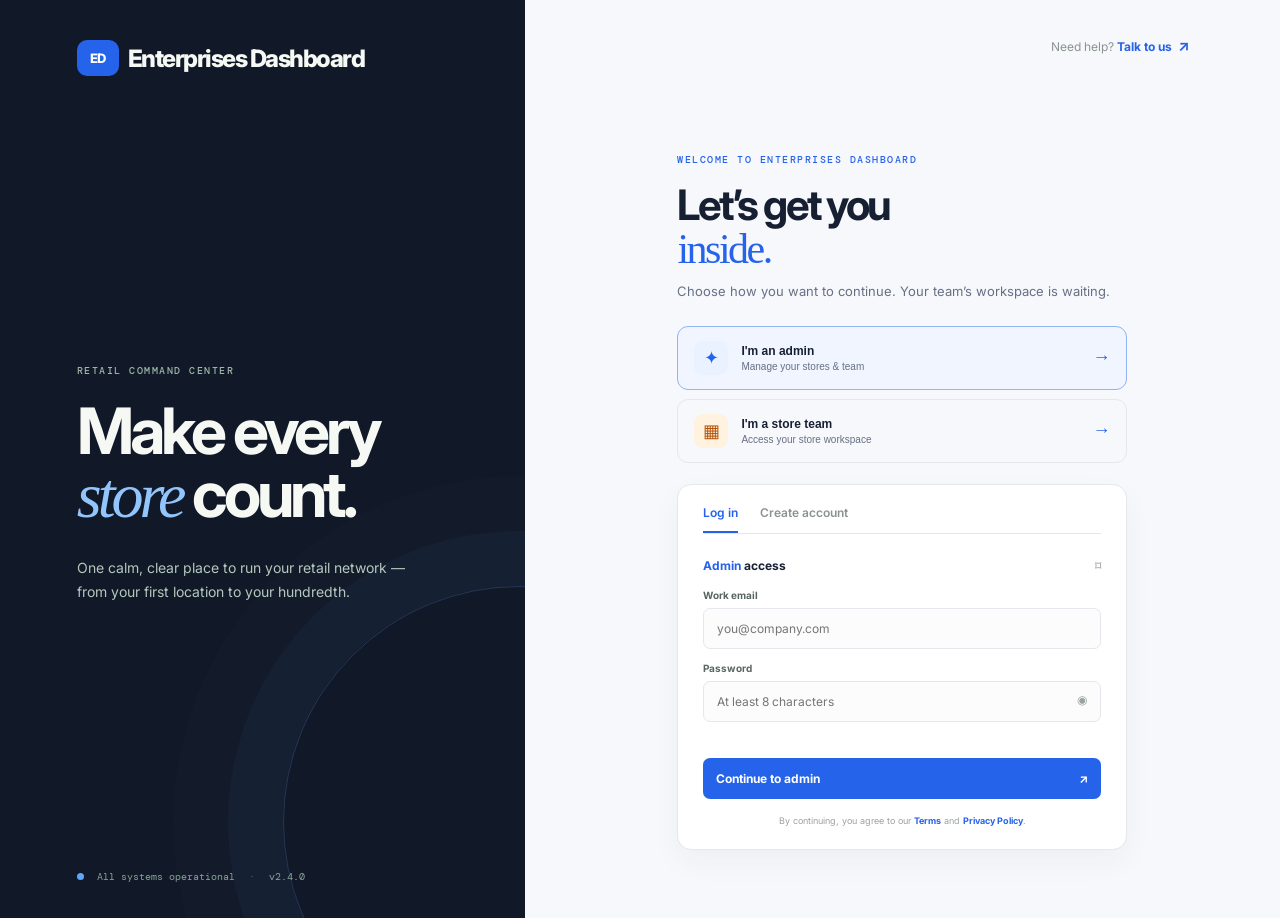
<file: index.html>
<!DOCTYPE html>
<html lang="en">
<head>
  <meta charset="UTF-8" />
  <meta name="viewport" content="width=device-width, initial-scale=1.0" />
  <title>Enterprises Dashboard · Retail operations, made simple</title>
  <link rel="preconnect" href="https://fonts.googleapis.com">
  <link rel="preconnect" href="https://fonts.gstatic.com" crossorigin>
  <link href="https://fonts.googleapis.com/css2?family=DM+Mono:wght@400;500&family=Inter:wght@400;500;600;700;800&display=swap" rel="stylesheet">
  <link rel="stylesheet" href="styles.css?v=17" />
  <link rel="manifest" href="manifest.webmanifest" />
  <meta name="theme-color" content="#2563eb" />
</head>
<body>
  <div class="app-shell">
    <aside class="brand-panel">
      <div class="brand"><span class="brand-mark">ED</span><span>Enterprises Dashboard</span></div>
      <div class="brand-copy">
        <span class="eyebrow">RETAIL COMMAND CENTER</span>
        <h1>Make every<br><em>store</em> count.</h1>
        <p>One calm, clear place to run your retail network — from your first location to your hundredth.</p>
      </div>
      <div class="brand-footer"><span class="status-dot"></span> All systems operational <span class="footer-separator">·</span> v2.4.0</div>
    </aside>

    <main class="main-panel">
      <div class="topbar"><div class="mobile-brand"><span class="brand-mark">ED</span> Enterprises Dashboard</div><div class="help">Need help? <a href="mailto:hello@enterprises.app">Talk to us <span>↗</span></a></div></div>
      <section id="auth-view" class="view">
        <div class="auth-wrap">
          <div class="intro">
            <span class="eyebrow accent">WELCOME TO ENTERPRISES DASHBOARD</span>
            <h2>Let’s get you<br><span>inside.</span></h2>
            <p>Choose how you want to continue. Your team’s workspace is waiting.</p>
          </div>
          <div class="role-grid">
            <button class="role-card selected" data-role="admin" type="button">
              <span class="role-icon admin-icon">✦</span><span class="role-text"><strong>I'm an admin</strong><small>Manage your stores & team</small></span><span class="arrow">→</span>
            </button>
            <button class="role-card" data-role="store" type="button">
              <span class="role-icon store-icon">▦</span><span class="role-text"><strong>I'm a store team</strong><small>Access your store workspace</small></span><span class="arrow">→</span>
            </button>
          </div>
          <div class="auth-card">
            <div class="auth-tabs"><button class="tab active" data-auth="login" type="button">Log in</button><button class="tab" data-auth="signup" type="button">Create account</button></div>
            <div class="form-heading"><span class="selected-role-label">Admin</span> access <span class="lock">⌑</span></div>
            <form id="auth-form" novalidate>
              <div id="name-field" class="field hidden"><label for="name">Your name</label><input id="name" type="text" placeholder="e.g. Alex Morgan" autocomplete="name"></div>
              <div class="field"><label for="email">Work email</label><input id="email" type="email" placeholder="you@company.com" autocomplete="email" required></div>
              <div class="field"><label for="password">Password</label><div class="password-wrap"><input id="password" type="password" placeholder="At least 8 characters" autocomplete="current-password" required><button type="button" id="toggle-password" aria-label="Show password">◉</button></div></div>
              <div id="confirm-field" class="field hidden"><label for="confirm">Confirm password</label><input id="confirm" type="password" placeholder="Repeat your password"></div>
              <div id="form-error" class="form-error" role="alert"></div>
              <button class="primary-button" type="submit"><span id="submit-label">Continue to admin</span><span>↗</span></button>
            </form>
            <p class="terms">By continuing, you agree to our <a href="#">Terms</a> and <a href="#">Privacy Policy</a>.</p>
          </div>
          <p class="switch-note" id="switch-note"></p>
        </div>
      </section>

      <section id="dashboard-view" class="view hidden"></section>
    </main>
  </div>
  <div id="toast" class="toast"></div>
  <script src="app.js?v=17"></script>
  <script>
    if ('serviceWorker' in navigator) {
      window.addEventListener('load', function () {
        navigator.serviceWorker.register('./sw.js').catch(function () {});
      });
    }
  </script>
</body>
</html>
</file>
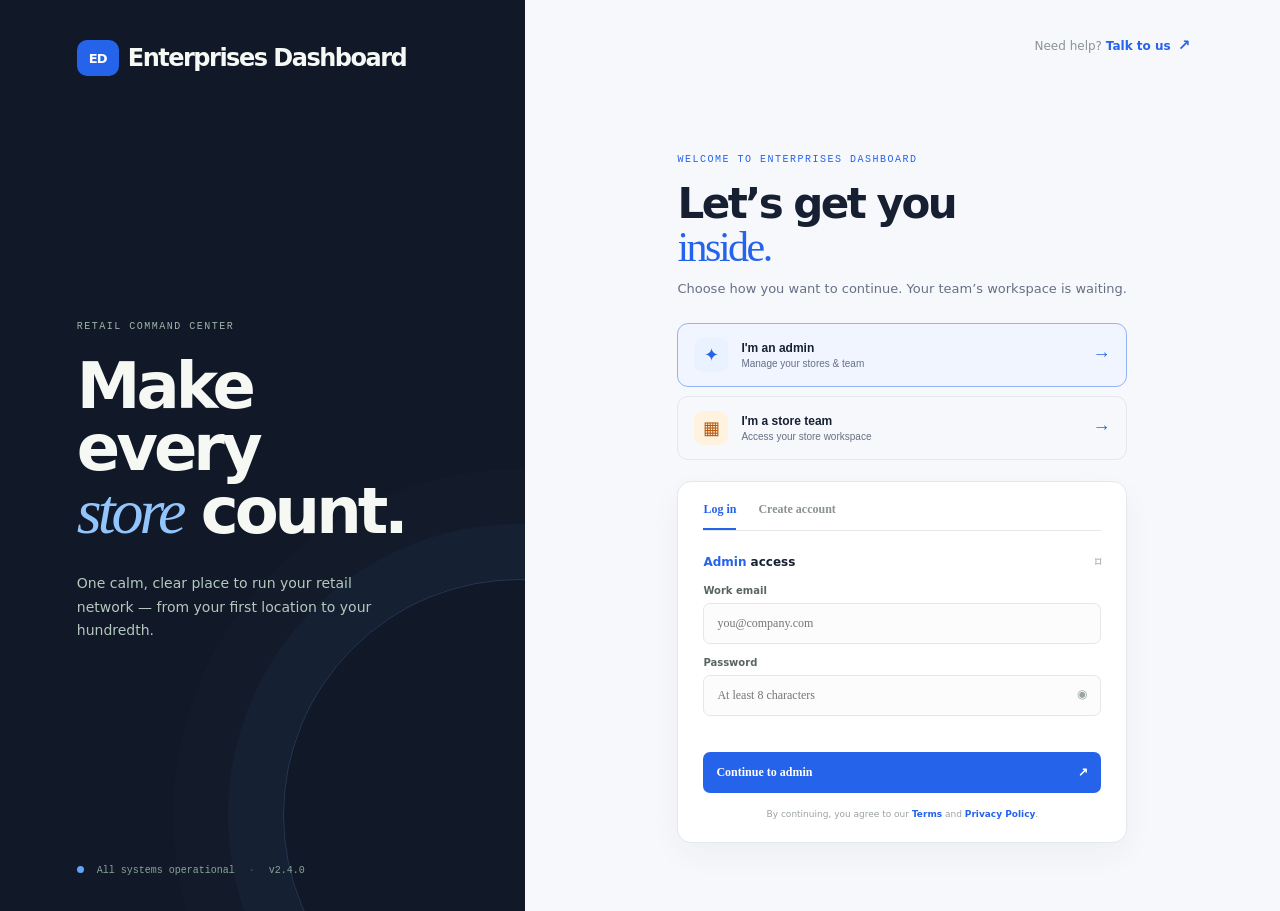
<file: android/app/src/main/assets/www/index.html>
<!DOCTYPE html>
<html lang="en">
<head>
  <meta charset="UTF-8" />
  <meta name="viewport" content="width=device-width, initial-scale=1.0" />
  <title>Enterprises Dashboard</title>
  <link rel="stylesheet" href="styles.css" />
</head>
<body>
  <div class="app-shell">
    <aside class="brand-panel">
      <div class="brand"><span class="brand-mark">ED</span><span>Enterprises Dashboard</span></div>
      <div class="brand-copy">
        <span class="eyebrow">RETAIL COMMAND CENTER</span>
        <h1>Make every<br><em>store</em> count.</h1>
        <p>One calm, clear place to run your retail network — from your first location to your hundredth.</p>
      </div>
      <div class="brand-footer"><span class="status-dot"></span> All systems operational <span class="footer-separator">·</span> v2.4.0</div>
    </aside>
    <main class="main-panel">
      <div class="topbar"><div class="mobile-brand"><span class="brand-mark">ED</span> Enterprises Dashboard</div><div class="help">Need help? <a href="mailto:hello@enterprises.app">Talk to us <span>↗</span></a></div></div>
      <section id="auth-view" class="view">
        <div class="auth-wrap">
          <div class="intro">
            <span class="eyebrow accent">WELCOME TO ENTERPRISES DASHBOARD</span>
            <h2>Let’s get you<br><span>inside.</span></h2>
            <p>Choose how you want to continue. Your team’s workspace is waiting.</p>
          </div>
          <div class="role-grid">
            <button class="role-card selected" data-role="admin" type="button">
              <span class="role-icon admin-icon">✦</span><span class="role-text"><strong>I'm an admin</strong><small>Manage your stores & team</small></span><span class="arrow">→</span>
            </button>
            <button class="role-card" data-role="store" type="button">
              <span class="role-icon store-icon">▦</span><span class="role-text"><strong>I'm a store team</strong><small>Access your store workspace</small></span><span class="arrow">→</span>
            </button>
          </div>
          <div class="auth-card">
            <div class="auth-tabs"><button class="tab active" data-auth="login" type="button">Log in</button><button class="tab" data-auth="signup" type="button">Create account</button></div>
            <div class="form-heading"><span class="selected-role-label">Admin</span> access <span class="lock">⌑</span></div>
            <form id="auth-form" novalidate>
              <div id="name-field" class="field hidden"><label for="name">Your name</label><input id="name" type="text" placeholder="e.g. Alex Morgan" autocomplete="name"></div>
              <div class="field"><label for="email">Work email</label><input id="email" type="email" placeholder="you@company.com" autocomplete="email" required></div>
              <div class="field"><label for="password">Password</label><div class="password-wrap"><input id="password" type="password" placeholder="At least 8 characters" autocomplete="current-password" required><button type="button" id="toggle-password" aria-label="Show password">◉</button></div></div>
              <div id="confirm-field" class="field hidden"><label for="confirm">Confirm password</label><input id="confirm" type="password" placeholder="Repeat your password"></div>
              <div id="form-error" class="form-error" role="alert"></div>
              <button class="primary-button" type="submit"><span id="submit-label">Continue to admin</span><span>↗</span></button>
            </form>
            <p class="terms">By continuing, you agree to our <a href="#">Terms</a> and <a href="#">Privacy Policy</a>.</p>
          </div>
          <p class="switch-note" id="switch-note"></p>
        </div>
      </section>
      <section id="dashboard-view" class="view hidden"></section>
    </main>
  </div>
  <div id="toast" class="toast"></div>
  <script src="app.js"></script>
</body>
</html>
</file>
<file: styles.css>
:root{--ink:#17201c;--muted:#6d7872;--line:#dfe5df;--paper:#f7f9f6;--card:#fff;--mint:#dceee4;--green:#176b4a;--lime:#c8f06b;--orange:#e8794e}*{box-sizing:border-box}body{margin:0;background:var(--paper);color:var(--ink);font-family:Inter,system-ui,sans-serif}.app-shell{min-height:100vh;display:grid;grid-template-columns:41% 59%}.brand-panel{background:#183d30;color:#f5f8f3;padding:40px 6vw 35px;display:flex;flex-direction:column;justify-content:space-between;min-height:100vh;position:relative;overflow:hidden}.brand-panel:after{content:'';position:absolute;width:470px;height:470px;border:1px solid rgba(200,240,107,.15);border-radius:50%;right:-230px;bottom:-140px;box-shadow:0 0 0 55px rgba(200,240,107,.025),0 0 0 110px rgba(200,240,107,.025)}.brand{font-size:24px;font-weight:800;letter-spacing:-1.5px;display:flex;align-items:center;gap:9px;position:relative;z-index:1}.brand-mark{width:30px;height:30px;border-radius:9px;background:var(--lime);color:#183d30;display:inline-flex;align-items:center;justify-content:center;font-weight:800;font-size:19px}.brand-copy{max-width:420px;position:relative;z-index:1;margin-top:30px}.eyebrow{font-family:'DM Mono',monospace;font-size:10px;letter-spacing:1.5px;font-weight:500;color:#9db6aa}.accent{color:var(--green)}h1{font-size:clamp(43px,5vw,72px);line-height:.98;letter-spacing:-4px;margin:22px 0 28px;font-weight:700}h1 em{font-family:Georgia,serif;color:var(--lime);font-weight:400} .brand-copy p{max-width:330px;color:#b4c8be;line-height:1.7;font-size:14px}.brand-footer{font-family:'DM Mono',monospace;font-size:10px;color:#88a499;position:relative;z-index:1}.status-dot{display:inline-block;width:7px;height:7px;border-radius:50%;background:var(--lime);margin-right:7px}.footer-separator{margin:0 8px;color:#446c5c}.main-panel{padding:36px 7vw 50px;background:var(--paper)}.topbar{display:flex;justify-content:flex-end;min-height:30px}.help{color:#8a948f;font-size:12px}.help a,.terms a{color:var(--green);font-weight:700;text-decoration:none}.help a span{font-size:15px;margin-left:3px}.mobile-brand{display:none}.auth-wrap{width:min(450px,100%);margin:clamp(35px,9vh,110px) auto 0}.intro h2{font-size:42px;line-height:1.02;letter-spacing:-2.5px;margin:17px 0 12px}.intro h2 span{font-family:Georgia,serif;font-weight:400;color:var(--green)}.intro p{font-size:13px;color:var(--muted);margin:0 0 27px}.role-grid{display:grid;gap:9px;margin-bottom:21px}.role-card{display:flex;align-items:center;text-align:left;width:100%;padding:14px 16px;background:transparent;border:1px solid var(--line);border-radius:11px;color:var(--ink);cursor:pointer;transition:.18s}.role-card:hover,.role-card.selected{border-color:#9fc1ad;background:#eef7f0}.role-icon{width:34px;height:34px;border-radius:9px;display:flex;align-items:center;justify-content:center;font-size:18px;margin-right:13px}.admin-icon{background:#e5f2bc;color:#4b701f}.store-icon{background:#f9e7d7;color:#9b5a2f}.role-text{display:flex;flex-direction:column;gap:3px}.role-text strong{font-size:12px}.role-text small{font-size:10px;color:var(--muted)}.arrow{margin-left:auto;color:var(--green);font-size:18px}.auth-card{background:var(--card);border:1px solid var(--line);border-radius:14px;padding:7px 25px 23px;box-shadow:0 12px 30px rgba(21,55,40,.045)}.auth-tabs{display:flex;border-bottom:1px solid var(--line);gap:22px;margin-bottom:24px}.tab{border:0;border-bottom:2px solid transparent;background:none;padding:13px 0 11px;color:#8a948f;font:600 12px Inter;cursor:pointer}.tab.active{color:var(--green);border-color:var(--green)}.form-heading{font-size:12px;font-weight:700;margin-bottom:16px}.selected-role-label{color:var(--green)}.lock{color:#9da8a1;float:right}.field{margin:13px 0}.field label{display:block;font-size:10px;font-weight:700;margin-bottom:7px;color:#59665f}input{width:100%;border:1px solid var(--line);background:#fbfcfb;padding:12px 13px;border-radius:7px;outline:none;font:12px Inter;color:var(--ink);transition:.15s}input:focus{border-color:#78a68c;box-shadow:0 0 0 3px #e9f3eb}.password-wrap{position:relative}.password-wrap input{padding-right:42px}.password-wrap button{position:absolute;right:10px;top:8px;border:0;background:none;color:#9aa49f;cursor:pointer;padding:4px;font-size:12px}.primary-button{border:0;background:var(--green);color:#fff;width:100%;border-radius:7px;padding:13px;margin-top:8px;font:700 12px Inter;cursor:pointer;display:flex;justify-content:space-between;align-items:center;transition:.15s}.primary-button:hover{background:#10573a;transform:translateY(-1px)}.terms{text-align:center;font-size:9px;color:#9aa39e;margin:16px 0 0}.switch-note{text-align:center;color:#8b9590;font-size:11px;margin:18px 0}.switch-note button{background:none;border:0;color:var(--green);font:700 11px Inter;cursor:pointer;padding:0}.hidden{display:none!important}.form-error{color:#bd4a38;font-size:10px;min-height:15px;margin-top:7px}.toast{position:fixed;bottom:25px;right:25px;background:#183d30;color:white;padding:13px 17px;border-radius:8px;font-size:12px;opacity:0;transform:translateY(8px);transition:.2s;pointer-events:none}.toast.show{opacity:1;transform:none}.dashboard{max-width:850px;margin:10vh auto 0}.dash-header{display:flex;justify-content:space-between;align-items:start;border-bottom:1px solid var(--line);padding-bottom:25px}.dash-header h2{font-size:34px;letter-spacing:-2px;margin:10px 0 5px}.dash-header p{color:var(--muted);font-size:13px}.logout{background:none;border:1px solid var(--line);border-radius:6px;padding:10px 14px;font:600 11px Inter;color:var(--muted);cursor:pointer}.dash-grid{display:grid;grid-template-columns:1.1fr .9fr;gap:18px;margin-top:25px}.panel{background:#fff;border:1px solid var(--line);border-radius:12px;padding:22px}.panel h3{font-size:13px;margin:0 0 5px}.panel p{font-size:11px;color:var(--muted);margin:0 0 18px;line-height:1.5}.store-row{display:flex;align-items:center;border-top:1px solid #edf0ed;padding:14px 0}.store-avatar{width:31px;height:31px;border-radius:8px;background:#f9e7d7;color:#9b5a2f;display:grid;place-items:center;font-size:12px;font-weight:800;margin-right:10px}.store-row strong{font-size:11px}.store-row small{display:block;color:var(--muted);font-size:9px;margin-top:2px}.badge{margin-left:auto;background:#e7f4e9;color:#3c8056;border-radius:20px;padding:5px 8px;font-size:9px}.empty{color:var(--muted);font-size:11px;padding:15px 0}.metric{font-size:31px;font-weight:700;letter-spacing:-2px;margin:9px 0;color:var(--green)}.metric-caption{font-size:10px;color:var(--muted)}.add-store{margin-top:18px}.add-store form{display:flex;gap:8px}.add-store input{min-width:0}.small-button{border:0;background:var(--lime);border-radius:7px;padding:0 14px;color:#35500e;font:700 11px Inter;cursor:pointer;white-space:nowrap}
@media(max-width:800px){.app-shell{display:block}.brand-panel{min-height:auto;height:160px;padding:23px 25px}.brand-copy,.brand-footer{display:none}.main-panel{padding:20px 22px 40px}.topbar{justify-content:space-between}.mobile-brand{display:flex;align-items:center;gap:7px;font-weight:800;font-size:18px}.mobile-brand .brand-mark{width:25px;height:25px;font-size:15px}.auth-wrap{margin:45px auto 0}.intro h2{font-size:36px}.dash-grid{grid-template-columns:1fr}.dashboard{margin-top:45px}}
@media(max-width:800px){.mobile-brand{font-size:14px;letter-spacing:-.4px}.mobile-brand .brand-mark{flex:none}}
/* Auth mode transition: the form glides in from the direction of the selected tab. */
.auth-card.slide-next > :not(.auth-tabs){animation:formSlideNext .34s cubic-bezier(.22,.8,.28,1) both}
.auth-card.slide-previous > :not(.auth-tabs){animation:formSlidePrevious .34s cubic-bezier(.22,.8,.28,1) both}
@keyframes formSlideNext{from{opacity:0;transform:translateX(24px)}to{opacity:1;transform:translateX(0)}}
@keyframes formSlidePrevious{from{opacity:0;transform:translateX(-24px)}to{opacity:1;transform:translateX(0)}}
@media(prefers-reduced-motion:reduce){.auth-card.slide-next > :not(.auth-tabs),.auth-card.slide-previous > :not(.auth-tabs){animation:none}}
/* Small-screen layout refinements */
@media (max-width: 800px) {
  .brand-panel { height: auto; min-height: 76px; padding: 18px 22px; }
  .brand { font-size: 19px; letter-spacing: -1px; }
  .main-panel { min-height: calc(100vh - 76px); padding: 18px 20px 36px; }
  .auth-wrap { margin-top: 34px; }
  .intro p { line-height: 1.55; margin-bottom: 22px; }
  .role-card { min-height: 62px; padding: 12px 13px; }
  .auth-card { padding-left: 18px; padding-right: 18px; }
  .dashboard { margin: 32px auto 0; }
  .dash-header { gap: 16px; }
  .dash-header h2 { font-size: 30px; }
  .dash-header .logout { align-self: flex-start; }
  .add-store form { display: grid; grid-template-columns: 1fr 1fr; }
  .add-store form input:first-child, .add-store form button { grid-column: 1 / -1; min-height: 40px; }
  .add-store form input { min-width: 0; }
}
@media (max-width: 520px) {
  .brand-panel { padding: 16px 18px; }
  .brand { font-size: 17px; }
  .brand-mark { width: 27px; height: 27px; font-size: 17px; }
  .main-panel { padding: 14px 14px 30px; }
  .topbar { min-height: 27px; }
  .help { font-size: 10px; }
  .auth-wrap { margin-top: 28px; }
  .intro h2 { font-size: 34px; letter-spacing: -2px; }
  .intro p { font-size: 12px; }
  .role-text strong { font-size: 11px; }
  .role-text small { font-size: 9px; }
  .auth-card { border-radius: 12px; padding: 5px 15px 19px; }
  .auth-tabs { gap: 18px; margin-bottom: 20px; }
  .field { margin: 11px 0; }
  .primary-button { min-height: 43px; }
  .dashboard { margin-top: 28px; }
  .dash-header h2 { font-size: 27px; letter-spacing: -1.5px; }
  .dash-grid { gap: 12px; margin-top: 18px; }
  .panel { padding: 17px; }
  .add-store form { display: flex; flex-direction: column; }
  .add-store form input, .add-store form button { width: 100%; min-height: 40px; }
  .small-button { padding: 11px 14px; }
}
@media (max-width: 360px) {
  .main-panel { padding-left: 10px; padding-right: 10px; }
  .intro h2 { font-size: 31px; }
  .auth-card { padding-left: 12px; padding-right: 12px; }
  .help a { display: none; }
}
/* Admin application shell */
.admin-layout{min-height:100vh;display:flex;background:#f7f9f6}.admin-sidebar{width:230px;flex:0 0 230px;background:#183d30;color:#e8f2eb;padding:28px 15px 20px;display:flex;flex-direction:column;animation:sidebarIn .38s ease both}.sidebar-brand{display:flex;align-items:center;gap:9px;font-size:16px;letter-spacing:-.5px;padding:0 12px 35px}.sidebar-brand .brand-mark{width:27px;height:27px;font-size:16px}.side-nav{display:flex;flex-direction:column;gap:4px}.nav-label{font:500 9px 'DM Mono',monospace;letter-spacing:1.4px;color:#83a798;padding:0 13px 9px}.nav-label-spaced{margin-top:25px}.side-link{border:0;background:transparent;color:#a8c0b4;text-align:left;padding:11px 13px;border-radius:7px;font:600 11px Inter;cursor:pointer;display:flex;align-items:center;gap:12px;transition:.16s}.side-link span{width:16px;text-align:center;font-size:16px;color:#93b0a3}.side-link:hover,.side-link.active{color:#183d30;background:var(--lime)}.side-link:hover span,.side-link.active span{color:#42691d}.sidebar-bottom{margin-top:auto;color:#80a396;font:9px 'DM Mono',monospace;padding:0 12px}.admin-content{min-width:0;flex:1}.admin-topbar{height:76px;border-bottom:1px solid var(--line);display:flex;align-items:center;padding:0 4.5vw;background:#fff}.breadcrumb{font-size:11px;display:flex;gap:10px;align-items:center;color:#9ba59f}.breadcrumb strong{color:var(--ink)}.breadcrumb b{font-weight:400;color:#c0c9c3}.admin-user-wrap{margin-left:auto;position:relative}.admin-user{border:0;background:none;display:flex;align-items:center;gap:9px;cursor:pointer;padding:5px}.user-avatar{width:32px;height:32px;border-radius:9px;background:#e5f2bc;color:#4b701f;display:grid;place-items:center;font-weight:800;font-size:12px}.user-copy{text-align:left;display:flex;flex-direction:column;gap:2px}.user-copy strong{font-size:11px}.user-copy small{font-size:9px;color:var(--muted)}.user-chevron{color:#89958e;margin-left:4px}.user-menu{position:absolute;right:0;top:48px;width:190px;background:#fff;border:1px solid var(--line);border-radius:9px;box-shadow:0 12px 28px #183d3020;padding:14px;z-index:5;display:flex;flex-direction:column}.user-menu strong{font-size:11px}.user-menu small{color:var(--muted);font-size:9px;margin:4px 0 12px;overflow:hidden;text-overflow:ellipsis}.user-menu button{border:0;border-top:1px solid var(--line);background:none;text-align:left;padding:10px 0 0;color:#b34f3d;font:600 10px Inter;cursor:pointer}.menu-toggle{display:none}.admin-main{padding:44px 4.5vw 60px;max-width:1400px;margin:auto}.page-heading{display:flex;justify-content:space-between;align-items:end;margin-bottom:30px}.page-heading h2{font-size:32px;letter-spacing:-2px;margin:12px 0 6px}.page-heading p{color:var(--muted);font-size:12px;margin:0}.outline-button,.text-button{border:1px solid #b8cbbf;background:#fff;color:var(--green);border-radius:7px;padding:11px 14px;font:700 10px Inter;cursor:pointer}.text-button{border:0;padding:5px;background:none}.stat-grid{display:grid;grid-template-columns:repeat(4,1fr);gap:13px;margin-bottom:22px}.stat-card,.admin-panel{background:#fff;border:1px solid var(--line);border-radius:11px}.stat-card{padding:17px;display:flex;flex-direction:column}.stat-icon{width:28px;height:28px;display:grid;place-items:center;border-radius:8px;font-size:15px;margin-bottom:15px}.stat-icon.green{background:#e5f2bc;color:#4b701f}.stat-icon.orange{background:#fae8dc;color:#ab633a}.stat-icon.purple{background:#ebe2f7;color:#765193}.stat-icon.blue{background:#dcebf3;color:#3d7490}.stat-card small{font-size:10px;color:var(--muted)}.stat-card strong{font-size:25px;letter-spacing:-1px;margin:5px 0}.stat-card em{font-size:9px;color:#9aa59e;font-style:normal}.admin-columns{display:grid;grid-template-columns:1.25fr .75fr;gap:18px}.admin-panel{padding:21px}.panel-heading{display:flex;justify-content:space-between;align-items:start}.admin-panel h3{font-size:13px;margin:0 0 5px}.admin-panel p{font-size:10px;color:var(--muted);line-height:1.5;margin:0 0 17px}.admin-panel .store-row{border-top:1px solid #edf0ed}.admin-panel .add-store{border-top:1px solid #edf0ed;padding-top:17px}.admin-panel .add-store h3{margin-top:0}.add-store form{display:flex;gap:7px}.add-store form input{min-width:0}.activity-empty{min-height:210px;border-top:1px solid #edf0ed;display:flex;flex-direction:column;align-items:center;justify-content:center;color:var(--muted);text-align:center}.activity-empty span{width:40px;height:40px;border-radius:12px;background:#eef7f0;color:var(--green);display:grid;place-items:center;font-size:20px;margin-bottom:12px}.activity-empty strong{font-size:11px;color:var(--ink)}.activity-empty small{font-size:10px;margin-top:5px}.placeholder-page .page-heading{margin-bottom:28px}.placeholder-panel{min-height:370px;display:flex;flex-direction:column;align-items:center;justify-content:center;text-align:center}.placeholder-icon{width:53px;height:53px;border-radius:15px;background:#e5f2bc;color:#4b701f;display:grid;place-items:center;font-size:24px;margin-bottom:16px}.placeholder-panel h3{font-size:15px}.placeholder-panel p{max-width:350px}.sidebar-bottom .status-dot{margin-left:0}
@keyframes sidebarIn{from{transform:translateX(-18px);opacity:0}to{transform:none;opacity:1}}
@media(max-width:1000px){.admin-sidebar{width:205px;flex-basis:205px}.stat-grid{grid-template-columns:repeat(2,1fr)}.admin-main{padding-left:28px;padding-right:28px}}
@media(max-width:800px){.admin-layout{position:relative}.admin-sidebar{position:fixed;z-index:10;inset:0 auto 0 0;width:235px;transform:translateX(-100%);transition:transform .28s ease;box-shadow:10px 0 28px #183d3028}.admin-sidebar.open{transform:translateX(0)}.admin-topbar{height:64px;padding:0 18px}.menu-toggle{display:block;border:0;background:#eef7f0;color:var(--green);border-radius:7px;width:34px;height:32px;font-size:16px;margin-right:13px;cursor:pointer}.admin-main{padding:28px 18px 40px}.page-heading{align-items:start;flex-direction:column;gap:17px}.page-heading h2{font-size:29px}.admin-columns{grid-template-columns:1fr}.stat-grid{gap:9px}.stat-card{padding:13px}.stat-card strong{font-size:22px}.add-store form{display:grid;grid-template-columns:1fr 1fr}.add-store form input:first-child,.add-store form button{grid-column:1/-1}.add-store form button{min-height:39px}.user-copy{display:none}.user-chevron{display:none}}
@media(max-width:480px){.admin-main{padding:25px 13px 35px}.breadcrumb span,.breadcrumb b{display:none}.breadcrumb{font-size:12px}.stat-grid{grid-template-columns:1fr 1fr}.stat-card small{font-size:9px}.stat-card em{font-size:8px}.admin-panel{padding:16px}.admin-columns{gap:12px}.add-store form{display:flex;flex-direction:column}.add-store form input,.add-store form button{width:100%;min-height:40px}.page-heading h2{font-size:26px}.outline-button{width:100%}}
/* Dashboard occupies the full viewport after authentication; the marketing panel belongs only to auth. */
.app-shell.admin-mode{display:block;min-height:100vh}
.app-shell.admin-mode>.brand-panel{display:none}
.app-shell.admin-mode>.main-panel{padding:0;min-height:100vh;background:#f7f9f6}
@media(max-width:800px){.app-shell.admin-mode>.main-panel{padding:0}.app-shell.admin-mode .admin-main{min-width:0}}
/* Desktop sidebar toggle */
.admin-topbar .menu-toggle{display:block;border:0;background:#eef7f0;color:var(--green);border-radius:7px;width:34px;height:32px;font-size:16px;margin-right:14px;cursor:pointer;transition:.18s}
.admin-topbar .menu-toggle:hover{background:var(--lime)}
.admin-sidebar{transition:width .3s ease,flex-basis .3s ease,padding .3s ease,transform .28s ease}
.admin-sidebar.collapsed{width:0;flex-basis:0;padding-left:0;padding-right:0;overflow:hidden}
@media(max-width:800px){.admin-sidebar.collapsed{width:235px;flex-basis:auto;padding:28px 15px 20px;overflow:visible}.admin-topbar .menu-toggle{margin-right:13px}}
/* Bosch x Siemens inspired appliance palette: graphite, stainless steel, Bosch red and Siemens blue. */
:root{--ink:#20272b;--muted:#6e797e;--line:#d9e0e3;--paper:#f4f6f7;--card:#fff;--mint:#e4f0f3;--green:#006b86;--lime:#d71920;--orange:#d97542}
body{background:var(--paper);color:var(--ink)}
.brand-panel,.admin-sidebar{background:#20272b}
.brand-mark{background:#d71920;color:#fff}
.brand-panel:after{border-color:rgba(0,157,184,.25);box-shadow:0 0 0 55px rgba(0,157,184,.035),0 0 0 110px rgba(0,157,184,.025)}
h1 em{color:#5fc1d3}
.role-card:hover,.role-card.selected{border-color:#8cc5d1;background:#eaf5f7}
.admin-icon{background:#e1f1f4;color:#006b86}.store-icon{background:#fbe5e3;color:#b3262c}
.primary-button{background:#d71920}.primary-button:hover{background:#b9141b}
.small-button{background:#d71920;color:#fff}.small-button:hover{background:#b9141b}
.side-link.active{background:#d71920;color:#fff}.side-link:hover{background:#eaf5f7;color:#006b86}.side-link.active span{color:#fff}.side-link:hover span{color:#006b86}
.admin-topbar .menu-toggle{background:#e4f0f3;color:#006b86}.admin-topbar .menu-toggle:hover{background:#d71920;color:#fff}
.stat-icon.green{background:#e1f1f4;color:#006b86}.stat-icon.orange{background:#fbe5e3;color:#b3262c}.stat-icon.purple{background:#e9e7f4;color:#5b568c}.stat-icon.blue{background:#e1f1f4;color:#006b86}
.badge{background:#e1f1f4;color:#006b86}.outline-button{border-color:#9ac5cf;color:#006b86}.text-button{color:#006b86}
.activity-empty span,.placeholder-icon{background:#e1f1f4;color:#006b86}
.user-avatar,.store-avatar{background:#e1f1f4;color:#006b86}
.status-dot{background:#5fc1d3}.accent{color:#006b86}
input:focus{border-color:#54aabc;box-shadow:0 0 0 3px #e1f1f4}
/* Keep auth-only support links out of the authenticated dashboard. */
.app-shell.admin-mode>.main-panel>.topbar{display:none}
.sidebar-brand strong{white-space:nowrap}
/* Preserve the off-canvas state when the preview is resized between desktop and mobile widths. */
@media(max-width:800px){
  .admin-sidebar.collapsed{transform:translateX(-100%)}
  .admin-sidebar.open{transform:translateX(0)}
}
/* Professional dashboard theme */
:root{--ink:#172033;--muted:#667085;--line:#e4e7ec;--paper:#f7f8fb;--card:#fff;--mint:#eef4ff;--green:#2563eb;--lime:#2563eb;--orange:#d97706}
body{font-family:Inter,system-ui,sans-serif;background:#f7f8fb;color:#172033}
.brand-panel,.admin-sidebar{background:#111827}
.brand-mark{background:#2563eb;color:#fff;border-radius:8px}
.brand-panel:after{border-color:rgba(96,165,250,.22);box-shadow:0 0 0 55px rgba(96,165,250,.035),0 0 0 110px rgba(96,165,250,.02)}
h1 em{color:#93c5fd}.accent,.selected-role-label{color:#2563eb}
.role-card:hover,.role-card.selected{border-color:#93b4f4;background:#f0f5ff}
.admin-icon{background:#eaf1ff;color:#2563eb}.store-icon{background:#fff3df;color:#b45309}
.primary-button{background:#2563eb}.primary-button:hover{background:#1d4ed8}
.small-button{background:#2563eb;color:#fff}.small-button:hover{background:#1d4ed8}
.side-link.active{background:#2563eb;color:#fff}.side-link:hover{background:#eef4ff;color:#2563eb}.side-link.active span{color:#fff}.side-link:hover span{color:#2563eb}
.admin-topbar .menu-toggle{background:#eef4ff;color:#2563eb}.admin-topbar .menu-toggle:hover{background:#2563eb;color:#fff}
.stat-icon.green,.stat-icon.blue{background:#eaf1ff;color:#2563eb}.stat-icon.orange{background:#fff3df;color:#b45309}.stat-icon.purple{background:#f0eaff;color:#7c3aed}
.badge{background:#e9f8ef;color:#15803d}.outline-button,.text-button{border-color:#b8cdf8;color:#2563eb}.text-button{border:0}.activity-empty span,.placeholder-icon{background:#eaf1ff;color:#2563eb}
.user-avatar,.store-avatar{background:#eaf1ff;color:#2563eb}.status-dot{background:#60a5fa}
input:focus{border-color:#6b9cf6;box-shadow:0 0 0 3px #eaf1ff}
.admin-page h2,.dash-header h2{font-weight:700;letter-spacing:-1.6px}.stat-card strong{font-weight:700}.admin-panel,.stat-card{box-shadow:0 1px 2px rgba(16,24,40,.03)}
/* ED monogram mark */
.brand-mark{width:36px;font-size:11px;letter-spacing:-.6px}
.sidebar-brand .brand-mark{width:34px;font-size:10px}
@media(max-width:800px){.brand-mark{width:32px;font-size:10px}.mobile-brand .brand-mark{width:29px;font-size:9px}}
/* Larger, clearer ED monogram */
.brand-mark{width:42px;height:36px;font-size:13px;font-weight:800;letter-spacing:-.8px;border-radius:10px}
.sidebar-brand .brand-mark{width:40px;height:34px;font-size:12px}
@media(max-width:800px){.brand-mark{width:38px;height:32px;font-size:12px}.mobile-brand .brand-mark{width:34px;height:30px;font-size:11px}}
/* Dashboard branding remains visible even while the navigation is collapsed. */
.dashboard-brand{display:flex;align-items:center;gap:9px;min-width:235px;color:var(--ink);font-size:13px;letter-spacing:-.3px}
.dashboard-brand .brand-mark{width:34px;height:30px;font-size:11px}
@media(max-width:800px){.dashboard-brand{min-width:0;margin-right:auto;font-size:12px}.dashboard-brand .brand-mark{width:32px;height:28px;font-size:10px}.admin-topbar .menu-toggle{margin-left:12px}}
@media(max-width:390px){.dashboard-brand strong{display:none}}


/* ============================================================
   NAVIGATION / SHELL REBUILD  (authoritative)
   Definitive admin shell styles. Placed last so it wins over the
   older theme layers above. Scoped selectors are used where needed
   to beat legacy rules with higher specificity.
   ============================================================ */
.admin-layout{min-height:100vh;display:flex;background:#f7f8fb;position:relative}

/* ---- Sidebar (expanded by default on desktop) ---- */
.admin-layout .admin-sidebar{width:240px;flex:0 0 240px;background:#111827;color:#e5e7eb;
  display:flex;flex-direction:column;padding:24px 14px 20px;
  transition:width .3s ease,flex-basis .3s ease,padding .3s ease}
.admin-layout .admin-sidebar.collapsed{width:0;flex-basis:0;padding-left:0;padding-right:0;overflow:hidden}

/* Brand block with ED monogram + wordmark */
.admin-layout .sidebar-brand{display:flex;align-items:center;gap:11px;padding:2px 10px 30px;color:#fff}
.admin-layout .sidebar-brand .brand-mark{flex:none;width:42px;height:36px;font-size:13px;font-weight:800;
  letter-spacing:-.8px;border-radius:10px;background:#2563eb;color:#fff;
  display:inline-flex;align-items:center;justify-content:center}
.admin-layout .sidebar-brand-copy{display:flex;flex-direction:column;line-height:1.1;white-space:nowrap}
.admin-layout .sidebar-brand-copy strong{font-size:14px;letter-spacing:-.3px;font-weight:700}
.admin-layout .sidebar-brand-copy small{font-size:10px;color:#9ca3af;letter-spacing:.3px}
.admin-layout .admin-sidebar.collapsed .sidebar-brand-copy{opacity:0}

/* Nav */
.admin-layout .side-nav{display:flex;flex-direction:column;gap:3px}
.admin-layout .nav-label{font:500 9px 'DM Mono',monospace;letter-spacing:1.4px;color:#8b96a5;padding:0 13px 8px}
.admin-layout .nav-label-spaced{margin-top:22px}
.admin-layout .side-link{border:0;background:transparent;color:#a7b0be;text-align:left;padding:11px 13px;
  border-radius:8px;font:600 12px Inter;cursor:pointer;display:flex;align-items:center;gap:12px;
  transition:.16s;white-space:nowrap;min-height:40px}
.admin-layout .side-link span{width:18px;text-align:center;font-size:16px;color:#7f8b9a;flex:none}
.admin-layout .side-link:hover{background:#1f2937;color:#fff}
.admin-layout .side-link:hover span{color:#93c5fd}
.admin-layout .side-link.active{background:#2563eb;color:#fff}
.admin-layout .side-link.active span{color:#fff}
.admin-layout .admin-sidebar.collapsed .side-link{opacity:0}

.admin-layout .sidebar-bottom{margin-top:auto;font:9px 'DM Mono',monospace;color:#8b96a5;padding:0 12px;white-space:nowrap}
.admin-layout .admin-sidebar.collapsed .sidebar-bottom{opacity:0}

/* ---- Content / topbar ---- */
.admin-layout .admin-content{min-width:0;flex:1;display:flex;flex-direction:column}
.admin-layout .admin-topbar{height:72px;border-bottom:1px solid #e4e7ec;display:flex;align-items:center;
  gap:16px;padding:0 4vw;background:#fff;position:sticky;top:0;z-index:8;flex:none}

.admin-layout .dashboard-brand{display:flex;align-items:center;gap:9px;color:#172033;font-size:13px;
  font-weight:700;letter-spacing:-.3px;white-space:nowrap}
.admin-layout .dashboard-brand .brand-mark{flex:none;width:34px;height:30px;font-size:11px;font-weight:800;
  letter-spacing:-.7px;border-radius:8px;background:#2563eb;color:#fff;
  display:inline-flex;align-items:center;justify-content:center}

/* Hamburger (bars) — 44px target on all screens */
.admin-topbar .menu-toggle{display:inline-flex;align-items:center;justify-content:center;flex:none;
  width:44px;height:44px;border:0;border-radius:8px;background:#eef4ff;color:#2563eb;
  cursor:pointer;transition:background .16s ease;padding:0;margin:0}
.admin-topbar .menu-toggle:hover{background:#2563eb;color:#fff}
.menu-toggle .menu-icon{position:relative;width:20px;height:14px;display:block}
.menu-toggle .menu-icon::before,.menu-toggle .menu-icon::after,
.menu-toggle .menu-icon span{content:'';position:absolute;left:0;width:20px;height:2px;border-radius:2px;background:currentColor;transition:transform .22s ease,top .22s ease}
.menu-toggle .menu-icon::before{top:0}
.menu-toggle .menu-icon span{top:6px}
.menu-toggle .menu-icon::after{top:12px}
.menu-toggle[aria-expanded="true"] .menu-icon::before{top:6px;transform:rotate(45deg)}
.menu-toggle[aria-expanded="true"] .menu-icon span{opacity:0}
.menu-toggle[aria-expanded="true"] .menu-icon::after{top:6px;transform:rotate(-45deg)}

.admin-layout .breadcrumb{font-size:11px;display:flex;gap:9px;align-items:center;color:#9aa3ad;white-space:nowrap}
.admin-layout .breadcrumb strong{color:#172033;font-weight:700}
.admin-layout .breadcrumb b{font-weight:400;color:#c4ccd5}

.admin-layout .admin-user-wrap{margin-left:auto;position:relative}
.admin-layout .admin-user{border:0;background:none;display:flex;align-items:center;gap:9px;cursor:pointer;padding:4px;border-radius:8px;min-height:44px}
.admin-layout .admin-user:hover{background:#f3f4f6}
.admin-layout .user-avatar{width:34px;height:34px;border-radius:9px;background:#eef4ff;color:#2563eb;
  display:grid;place-items:center;font-weight:800;font-size:13px;flex:none}
.admin-layout .user-copy{text-align:left;display:flex;flex-direction:column;gap:1px}
.admin-layout .user-copy strong{font-size:11px;color:#172033}
.admin-layout .user-copy small{font-size:9px;color:#667085}
.admin-layout .user-chevron{color:#89919b;margin-left:2px}
.admin-layout .user-menu{position:absolute;right:0;top:52px;width:200px;background:#fff;border:1px solid #e4e7ec;
  border-radius:10px;box-shadow:0 14px 32px rgba(16,24,40,.14);padding:14px;z-index:30;
  display:flex;flex-direction:column}
.admin-layout .user-menu strong{font-size:12px;color:#172033}
.admin-layout .user-menu small{color:#667085;font-size:10px;margin:4px 0 12px;overflow:hidden;text-overflow:ellipsis;white-space:nowrap}
.admin-layout .user-menu button{border:0;border-top:1px solid #eef0f3;background:none;text-align:left;
  padding:10px 0 0;color:#b42318;font:600 11px Inter;cursor:pointer;min-height:44px;display:flex;align-items:center}

.admin-layout .admin-main{padding:44px 4vw 60px;max-width:1360px;width:100%;margin:auto;flex:1}

/* ---- Mobile off-canvas drawer + backdrop ---- */
.nav-backdrop{position:fixed;inset:0;background:rgba(17,24,39,.45);z-index:14;opacity:0;visibility:hidden;transition:opacity .25s ease,visibility .25s ease}
body.nav-open .nav-backdrop{opacity:1;visibility:visible}
body.nav-open{overflow:hidden}

@media(max-width:800px){
  .admin-layout .admin-sidebar{position:fixed;z-index:15;top:0;bottom:0;left:0;width:240px;max-width:82vw;
    transform:translateX(-100%);transition:transform .28s cubic-bezier(.22,.8,.28,1)}
  .admin-layout .admin-sidebar.open{transform:translateX(0)}
  .admin-layout .admin-sidebar.collapsed{width:240px;transform:translateX(-100%);overflow:visible;padding:24px 14px 20px}
  .admin-layout .admin-sidebar.collapsed .sidebar-brand-copy,
  .admin-layout .admin-sidebar.collapsed .side-link,
  .admin-layout .admin-sidebar.collapsed .sidebar-bottom{opacity:1}
  .admin-layout .admin-topbar{height:64px;padding:0 14px;gap:12px}
  .admin-layout .breadcrumb span,.admin-layout .breadcrumb b{display:none}
  .admin-layout .user-copy,.admin-layout .user-chevron{display:none}
  .admin-layout .admin-main{padding:24px 14px 40px}
  .admin-layout .dashboard-brand{margin-right:auto}
  .admin-layout .side-link{min-height:44px}
  .admin-topbar .menu-toggle{width:44px;height:44px}
}
@media(max-width:390px){
  .admin-layout .dashboard-brand strong{display:none}
  .admin-layout .dashboard-brand .brand-mark{width:30px;height:27px;font-size:10px}
}
@media(prefers-reduced-motion:reduce){
  .admin-layout .admin-sidebar{transition:none}
  .nav-backdrop{transition:none}
  .menu-toggle .menu-icon::before,.menu-toggle .menu-icon::after,.menu-toggle .menu-icon span{transition:none}
}

/* ---- "Get the app" (install / download APK) menu ---- */
.admin-layout .admin-actions{display:flex;align-items:center;gap:6px;margin-left:auto}
.app-menu-wrap{position:relative}
.admin-layout .get-app{display:inline-flex;align-items:center;gap:7px;border:1px solid #b8cdf8;
  background:#fff;color:#2563eb;border-radius:8px;padding:0 12px;height:40px;
  font:700 11px Inter;cursor:pointer;transition:.16s;white-space:nowrap}
.admin-layout .get-app:hover{background:#eef4ff}
.admin-layout .app-menu{position:absolute;right:0;top:48px;width:250px;background:#fff;border:1px solid #e4e7ec;
  border-radius:10px;box-shadow:0 14px 32px rgba(16,24,40,.14);padding:14px;z-index:30;display:flex;flex-direction:column}
.admin-layout .app-menu strong{font-size:12px;color:#172033}
.admin-layout .app-menu small{color:#667085;font-size:10px;margin:4px 0 12px;line-height:1.5}
.admin-layout .app-menu button,.admin-layout .app-menu a{display:flex;align-items:center;gap:9px;
  width:100%;border:0;border-top:1px solid #eef0f3;background:none;text-align:left;padding:11px 0 0;
  color:#172033;font:600 11px Inter;cursor:pointer;text-decoration:none;min-height:44px}
.admin-layout .app-menu button span,.admin-layout .app-menu a span{font-size:14px;width:18px;text-align:center}
.admin-layout .app-menu a{color:#2563eb}
@media(max-width:800px){
  .admin-layout .get-app span{display:none}
  .admin-layout .get-app{width:40px;padding:0;justify-content:center}
}
@media(max-width:390px){
  .admin-layout .app-menu{right:auto;left:0}
}
</file>
<file: android/app/src/main/assets/www/styles.css>
:root{--ink:#17201c;--muted:#6d7872;--line:#dfe5df;--paper:#f7f9f6;--card:#fff;--mint:#dceee4;--green:#176b4a;--lime:#c8f06b;--orange:#e8794e}*{box-sizing:border-box}body{margin:0;background:var(--paper);color:var(--ink);font-family:Inter,system-ui,sans-serif}.app-shell{min-height:100vh;display:grid;grid-template-columns:41% 59%}.brand-panel{background:#183d30;color:#f5f8f3;padding:40px 6vw 35px;display:flex;flex-direction:column;justify-content:space-between;min-height:100vh;position:relative;overflow:hidden}.brand-panel:after{content:'';position:absolute;width:470px;height:470px;border:1px solid rgba(200,240,107,.15);border-radius:50%;right:-230px;bottom:-140px;box-shadow:0 0 0 55px rgba(200,240,107,.025),0 0 0 110px rgba(200,240,107,.025)}.brand{font-size:24px;font-weight:800;letter-spacing:-1.5px;display:flex;align-items:center;gap:9px;position:relative;z-index:1}.brand-mark{width:30px;height:30px;border-radius:9px;background:var(--lime);color:#183d30;display:inline-flex;align-items:center;justify-content:center;font-weight:800;font-size:19px}.brand-copy{max-width:420px;position:relative;z-index:1;margin-top:30px}.eyebrow{font-family:'DM Mono',monospace;font-size:10px;letter-spacing:1.5px;font-weight:500;color:#9db6aa}.accent{color:var(--green)}h1{font-size:clamp(43px,5vw,72px);line-height:.98;letter-spacing:-4px;margin:22px 0 28px;font-weight:700}h1 em{font-family:Georgia,serif;color:var(--lime);font-weight:400} .brand-copy p{max-width:330px;color:#b4c8be;line-height:1.7;font-size:14px}.brand-footer{font-family:'DM Mono',monospace;font-size:10px;color:#88a499;position:relative;z-index:1}.status-dot{display:inline-block;width:7px;height:7px;border-radius:50%;background:var(--lime);margin-right:7px}.footer-separator{margin:0 8px;color:#446c5c}.main-panel{padding:36px 7vw 50px;background:var(--paper)}.topbar{display:flex;justify-content:flex-end;min-height:30px}.help{color:#8a948f;font-size:12px}.help a,.terms a{color:var(--green);font-weight:700;text-decoration:none}.help a span{font-size:15px;margin-left:3px}.mobile-brand{display:none}.auth-wrap{width:min(450px,100%);margin:clamp(35px,9vh,110px) auto 0}.intro h2{font-size:42px;line-height:1.02;letter-spacing:-2.5px;margin:17px 0 12px}.intro h2 span{font-family:Georgia,serif;font-weight:400;color:var(--green)}.intro p{font-size:13px;color:var(--muted);margin:0 0 27px}.role-grid{display:grid;gap:9px;margin-bottom:21px}.role-card{display:flex;align-items:center;text-align:left;width:100%;padding:14px 16px;background:transparent;border:1px solid var(--line);border-radius:11px;color:var(--ink);cursor:pointer;transition:.18s}.role-card:hover,.role-card.selected{border-color:#9fc1ad;background:#eef7f0}.role-icon{width:34px;height:34px;border-radius:9px;display:flex;align-items:center;justify-content:center;font-size:18px;margin-right:13px}.admin-icon{background:#e5f2bc;color:#4b701f}.store-icon{background:#f9e7d7;color:#9b5a2f}.role-text{display:flex;flex-direction:column;gap:3px}.role-text strong{font-size:12px}.role-text small{font-size:10px;color:var(--muted)}.arrow{margin-left:auto;color:var(--green);font-size:18px}.auth-card{background:var(--card);border:1px solid var(--line);border-radius:14px;padding:7px 25px 23px;box-shadow:0 12px 30px rgba(21,55,40,.045)}.auth-tabs{display:flex;border-bottom:1px solid var(--line);gap:22px;margin-bottom:24px}.tab{border:0;border-bottom:2px solid transparent;background:none;padding:13px 0 11px;color:#8a948f;font:600 12px Inter;cursor:pointer}.tab.active{color:var(--green);border-color:var(--green)}.form-heading{font-size:12px;font-weight:700;margin-bottom:16px}.selected-role-label{color:var(--green)}.lock{color:#9da8a1;float:right}.field{margin:13px 0}.field label{display:block;font-size:10px;font-weight:700;margin-bottom:7px;color:#59665f}input{width:100%;border:1px solid var(--line);background:#fbfcfb;padding:12px 13px;border-radius:7px;outline:none;font:12px Inter;color:var(--ink);transition:.15s}input:focus{border-color:#78a68c;box-shadow:0 0 0 3px #e9f3eb}.password-wrap{position:relative}.password-wrap input{padding-right:42px}.password-wrap button{position:absolute;right:10px;top:8px;border:0;background:none;color:#9aa49f;cursor:pointer;padding:4px;font-size:12px}.primary-button{border:0;background:var(--green);color:#fff;width:100%;border-radius:7px;padding:13px;margin-top:8px;font:700 12px Inter;cursor:pointer;display:flex;justify-content:space-between;align-items:center;transition:.15s}.primary-button:hover{background:#10573a;transform:translateY(-1px)}.terms{text-align:center;font-size:9px;color:#9aa39e;margin:16px 0 0}.switch-note{text-align:center;color:#8b9590;font-size:11px;margin:18px 0}.switch-note button{background:none;border:0;color:var(--green);font:700 11px Inter;cursor:pointer;padding:0}.hidden{display:none!important}.form-error{color:#bd4a38;font-size:10px;min-height:15px;margin-top:7px}.toast{position:fixed;bottom:25px;right:25px;background:#183d30;color:white;padding:13px 17px;border-radius:8px;font-size:12px;opacity:0;transform:translateY(8px);transition:.2s;pointer-events:none}.toast.show{opacity:1;transform:none}.dashboard{max-width:850px;margin:10vh auto 0}.dash-header{display:flex;justify-content:space-between;align-items:start;border-bottom:1px solid var(--line);padding-bottom:25px}.dash-header h2{font-size:34px;letter-spacing:-2px;margin:10px 0 5px}.dash-header p{color:var(--muted);font-size:13px}.logout{background:none;border:1px solid var(--line);border-radius:6px;padding:10px 14px;font:600 11px Inter;color:var(--muted);cursor:pointer}.dash-grid{display:grid;grid-template-columns:1.1fr .9fr;gap:18px;margin-top:25px}.panel{background:#fff;border:1px solid var(--line);border-radius:12px;padding:22px}.panel h3{font-size:13px;margin:0 0 5px}.panel p{font-size:11px;color:var(--muted);margin:0 0 18px;line-height:1.5}.store-row{display:flex;align-items:center;border-top:1px solid #edf0ed;padding:14px 0}.store-avatar{width:31px;height:31px;border-radius:8px;background:#f9e7d7;color:#9b5a2f;display:grid;place-items:center;font-size:12px;font-weight:800;margin-right:10px}.store-row strong{font-size:11px}.store-row small{display:block;color:var(--muted);font-size:9px;margin-top:2px}.badge{margin-left:auto;background:#e7f4e9;color:#3c8056;border-radius:20px;padding:5px 8px;font-size:9px}.empty{color:var(--muted);font-size:11px;padding:15px 0}.metric{font-size:31px;font-weight:700;letter-spacing:-2px;margin:9px 0;color:var(--green)}.metric-caption{font-size:10px;color:var(--muted)}.add-store{margin-top:18px}.add-store form{display:flex;gap:8px}.add-store input{min-width:0}.small-button{border:0;background:var(--lime);border-radius:7px;padding:0 14px;color:#35500e;font:700 11px Inter;cursor:pointer;white-space:nowrap}
@media(max-width:800px){.app-shell{display:block}.brand-panel{min-height:auto;height:160px;padding:23px 25px}.brand-copy,.brand-footer{display:none}.main-panel{padding:20px 22px 40px}.topbar{justify-content:space-between}.mobile-brand{display:flex;align-items:center;gap:7px;font-weight:800;font-size:18px}.mobile-brand .brand-mark{width:25px;height:25px;font-size:15px}.auth-wrap{margin:45px auto 0}.intro h2{font-size:36px}.dash-grid{grid-template-columns:1fr}.dashboard{margin-top:45px}}
@media(max-width:800px){.mobile-brand{font-size:14px;letter-spacing:-.4px}.mobile-brand .brand-mark{flex:none}}
/* Auth mode transition: the form glides in from the direction of the selected tab. */
.auth-card.slide-next > :not(.auth-tabs){animation:formSlideNext .34s cubic-bezier(.22,.8,.28,1) both}
.auth-card.slide-previous > :not(.auth-tabs){animation:formSlidePrevious .34s cubic-bezier(.22,.8,.28,1) both}
@keyframes formSlideNext{from{opacity:0;transform:translateX(24px)}to{opacity:1;transform:translateX(0)}}
@keyframes formSlidePrevious{from{opacity:0;transform:translateX(-24px)}to{opacity:1;transform:translateX(0)}}
@media(prefers-reduced-motion:reduce){.auth-card.slide-next > :not(.auth-tabs),.auth-card.slide-previous > :not(.auth-tabs){animation:none}}
/* Small-screen layout refinements */
@media (max-width: 800px) {
  .brand-panel { height: auto; min-height: 76px; padding: 18px 22px; }
  .brand { font-size: 19px; letter-spacing: -1px; }
  .main-panel { min-height: calc(100vh - 76px); padding: 18px 20px 36px; }
  .auth-wrap { margin-top: 34px; }
  .intro p { line-height: 1.55; margin-bottom: 22px; }
  .role-card { min-height: 62px; padding: 12px 13px; }
  .auth-card { padding-left: 18px; padding-right: 18px; }
  .dashboard { margin: 32px auto 0; }
  .dash-header { gap: 16px; }
  .dash-header h2 { font-size: 30px; }
  .dash-header .logout { align-self: flex-start; }
  .add-store form { display: grid; grid-template-columns: 1fr 1fr; }
  .add-store form input:first-child, .add-store form button { grid-column: 1 / -1; min-height: 40px; }
  .add-store form input { min-width: 0; }
}
@media (max-width: 520px) {
  .brand-panel { padding: 16px 18px; }
  .brand { font-size: 17px; }
  .brand-mark { width: 27px; height: 27px; font-size: 17px; }
  .main-panel { padding: 14px 14px 30px; }
  .topbar { min-height: 27px; }
  .help { font-size: 10px; }
  .auth-wrap { margin-top: 28px; }
  .intro h2 { font-size: 34px; letter-spacing: -2px; }
  .intro p { font-size: 12px; }
  .role-text strong { font-size: 11px; }
  .role-text small { font-size: 9px; }
  .auth-card { border-radius: 12px; padding: 5px 15px 19px; }
  .auth-tabs { gap: 18px; margin-bottom: 20px; }
  .field { margin: 11px 0; }
  .primary-button { min-height: 43px; }
  .dashboard { margin-top: 28px; }
  .dash-header h2 { font-size: 27px; letter-spacing: -1.5px; }
  .dash-grid { gap: 12px; margin-top: 18px; }
  .panel { padding: 17px; }
  .add-store form { display: flex; flex-direction: column; }
  .add-store form input, .add-store form button { width: 100%; min-height: 40px; }
  .small-button { padding: 11px 14px; }
}
@media (max-width: 360px) {
  .main-panel { padding-left: 10px; padding-right: 10px; }
  .intro h2 { font-size: 31px; }
  .auth-card { padding-left: 12px; padding-right: 12px; }
  .help a { display: none; }
}
/* Admin application shell */
.admin-layout{min-height:100vh;display:flex;background:#f7f9f6}.admin-sidebar{width:230px;flex:0 0 230px;background:#183d30;color:#e8f2eb;padding:28px 15px 20px;display:flex;flex-direction:column;animation:sidebarIn .38s ease both}.sidebar-brand{display:flex;align-items:center;gap:9px;font-size:16px;letter-spacing:-.5px;padding:0 12px 35px}.sidebar-brand .brand-mark{width:27px;height:27px;font-size:16px}.side-nav{display:flex;flex-direction:column;gap:4px}.nav-label{font:500 9px 'DM Mono',monospace;letter-spacing:1.4px;color:#83a798;padding:0 13px 9px}.nav-label-spaced{margin-top:25px}.side-link{border:0;background:transparent;color:#a8c0b4;text-align:left;padding:11px 13px;border-radius:7px;font:600 11px Inter;cursor:pointer;display:flex;align-items:center;gap:12px;transition:.16s}.side-link span{width:16px;text-align:center;font-size:16px;color:#93b0a3}.side-link:hover,.side-link.active{color:#183d30;background:var(--lime)}.side-link:hover span,.side-link.active span{color:#42691d}.sidebar-bottom{margin-top:auto;color:#80a396;font:9px 'DM Mono',monospace;padding:0 12px}.admin-content{min-width:0;flex:1}.admin-topbar{height:76px;border-bottom:1px solid var(--line);display:flex;align-items:center;padding:0 4.5vw;background:#fff}.breadcrumb{font-size:11px;display:flex;gap:10px;align-items:center;color:#9ba59f}.breadcrumb strong{color:var(--ink)}.breadcrumb b{font-weight:400;color:#c0c9c3}.admin-user-wrap{margin-left:auto;position:relative}.admin-user{border:0;background:none;display:flex;align-items:center;gap:9px;cursor:pointer;padding:5px}.user-avatar{width:32px;height:32px;border-radius:9px;background:#e5f2bc;color:#4b701f;display:grid;place-items:center;font-weight:800;font-size:12px}.user-copy{text-align:left;display:flex;flex-direction:column;gap:2px}.user-copy strong{font-size:11px}.user-copy small{font-size:9px;color:var(--muted)}.user-chevron{color:#89958e;margin-left:4px}.user-menu{position:absolute;right:0;top:48px;width:190px;background:#fff;border:1px solid var(--line);border-radius:9px;box-shadow:0 12px 28px #183d3020;padding:14px;z-index:5;display:flex;flex-direction:column}.user-menu strong{font-size:11px}.user-menu small{color:var(--muted);font-size:9px;margin:4px 0 12px;overflow:hidden;text-overflow:ellipsis}.user-menu button{border:0;border-top:1px solid var(--line);background:none;text-align:left;padding:10px 0 0;color:#b34f3d;font:600 10px Inter;cursor:pointer}.menu-toggle{display:none}.admin-main{padding:44px 4.5vw 60px;max-width:1400px;margin:auto}.page-heading{display:flex;justify-content:space-between;align-items:end;margin-bottom:30px}.page-heading h2{font-size:32px;letter-spacing:-2px;margin:12px 0 6px}.page-heading p{color:var(--muted);font-size:12px;margin:0}.outline-button,.text-button{border:1px solid #b8cbbf;background:#fff;color:var(--green);border-radius:7px;padding:11px 14px;font:700 10px Inter;cursor:pointer}.text-button{border:0;padding:5px;background:none}.stat-grid{display:grid;grid-template-columns:repeat(4,1fr);gap:13px;margin-bottom:22px}.stat-card,.admin-panel{background:#fff;border:1px solid var(--line);border-radius:11px}.stat-card{padding:17px;display:flex;flex-direction:column}.stat-icon{width:28px;height:28px;display:grid;place-items:center;border-radius:8px;font-size:15px;margin-bottom:15px}.stat-icon.green{background:#e5f2bc;color:#4b701f}.stat-icon.orange{background:#fae8dc;color:#ab633a}.stat-icon.purple{background:#ebe2f7;color:#765193}.stat-icon.blue{background:#dcebf3;color:#3d7490}.stat-card small{font-size:10px;color:var(--muted)}.stat-card strong{font-size:25px;letter-spacing:-1px;margin:5px 0}.stat-card em{font-size:9px;color:#9aa59e;font-style:normal}.admin-columns{display:grid;grid-template-columns:1.25fr .75fr;gap:18px}.admin-panel{padding:21px}.panel-heading{display:flex;justify-content:space-between;align-items:start}.admin-panel h3{font-size:13px;margin:0 0 5px}.admin-panel p{font-size:10px;color:var(--muted);line-height:1.5;margin:0 0 17px}.admin-panel .store-row{border-top:1px solid #edf0ed}.admin-panel .add-store{border-top:1px solid #edf0ed;padding-top:17px}.admin-panel .add-store h3{margin-top:0}.add-store form{display:flex;gap:7px}.add-store form input{min-width:0}.activity-empty{min-height:210px;border-top:1px solid #edf0ed;display:flex;flex-direction:column;align-items:center;justify-content:center;color:var(--muted);text-align:center}.activity-empty span{width:40px;height:40px;border-radius:12px;background:#eef7f0;color:var(--green);display:grid;place-items:center;font-size:20px;margin-bottom:12px}.activity-empty strong{font-size:11px;color:var(--ink)}.activity-empty small{font-size:10px;margin-top:5px}.placeholder-page .page-heading{margin-bottom:28px}.placeholder-panel{min-height:370px;display:flex;flex-direction:column;align-items:center;justify-content:center;text-align:center}.placeholder-icon{width:53px;height:53px;border-radius:15px;background:#e5f2bc;color:#4b701f;display:grid;place-items:center;font-size:24px;margin-bottom:16px}.placeholder-panel h3{font-size:15px}.placeholder-panel p{max-width:350px}.sidebar-bottom .status-dot{margin-left:0}
@keyframes sidebarIn{from{transform:translateX(-18px);opacity:0}to{transform:none;opacity:1}}
@media(max-width:1000px){.admin-sidebar{width:205px;flex-basis:205px}.stat-grid{grid-template-columns:repeat(2,1fr)}.admin-main{padding-left:28px;padding-right:28px}}
@media(max-width:800px){.admin-layout{position:relative}.admin-sidebar{position:fixed;z-index:10;inset:0 auto 0 0;width:235px;transform:translateX(-100%);transition:transform .28s ease;box-shadow:10px 0 28px #183d3028}.admin-sidebar.open{transform:translateX(0)}.admin-topbar{height:64px;padding:0 18px}.menu-toggle{display:block;border:0;background:#eef7f0;color:var(--green);border-radius:7px;width:34px;height:32px;font-size:16px;margin-right:13px;cursor:pointer}.admin-main{padding:28px 18px 40px}.page-heading{align-items:start;flex-direction:column;gap:17px}.page-heading h2{font-size:29px}.admin-columns{grid-template-columns:1fr}.stat-grid{gap:9px}.stat-card{padding:13px}.stat-card strong{font-size:22px}.add-store form{display:grid;grid-template-columns:1fr 1fr}.add-store form input:first-child,.add-store form button{grid-column:1/-1}.add-store form button{min-height:39px}.user-copy{display:none}.user-chevron{display:none}}
@media(max-width:480px){.admin-main{padding:25px 13px 35px}.breadcrumb span,.breadcrumb b{display:none}.breadcrumb{font-size:12px}.stat-grid{grid-template-columns:1fr 1fr}.stat-card small{font-size:9px}.stat-card em{font-size:8px}.admin-panel{padding:16px}.admin-columns{gap:12px}.add-store form{display:flex;flex-direction:column}.add-store form input,.add-store form button{width:100%;min-height:40px}.page-heading h2{font-size:26px}.outline-button{width:100%}}
/* Dashboard occupies the full viewport after authentication; the marketing panel belongs only to auth. */
.app-shell.admin-mode{display:block;min-height:100vh}
.app-shell.admin-mode>.brand-panel{display:none}
.app-shell.admin-mode>.main-panel{padding:0;min-height:100vh;background:#f7f9f6}
@media(max-width:800px){.app-shell.admin-mode>.main-panel{padding:0}.app-shell.admin-mode .admin-main{min-width:0}}
/* Desktop sidebar toggle */
.admin-topbar .menu-toggle{display:block;border:0;background:#eef7f0;color:var(--green);border-radius:7px;width:34px;height:32px;font-size:16px;margin-right:14px;cursor:pointer;transition:.18s}
.admin-topbar .menu-toggle:hover{background:var(--lime)}
.admin-sidebar{transition:width .3s ease,flex-basis .3s ease,padding .3s ease,transform .28s ease}
.admin-sidebar.collapsed{width:0;flex-basis:0;padding-left:0;padding-right:0;overflow:hidden}
@media(max-width:800px){.admin-sidebar.collapsed{width:235px;flex-basis:auto;padding:28px 15px 20px;overflow:visible}.admin-topbar .menu-toggle{margin-right:13px}}
/* Bosch x Siemens inspired appliance palette: graphite, stainless steel, Bosch red and Siemens blue. */
:root{--ink:#20272b;--muted:#6e797e;--line:#d9e0e3;--paper:#f4f6f7;--card:#fff;--mint:#e4f0f3;--green:#006b86;--lime:#d71920;--orange:#d97542}
body{background:var(--paper);color:var(--ink)}
.brand-panel,.admin-sidebar{background:#20272b}
.brand-mark{background:#d71920;color:#fff}
.brand-panel:after{border-color:rgba(0,157,184,.25);box-shadow:0 0 0 55px rgba(0,157,184,.035),0 0 0 110px rgba(0,157,184,.025)}
h1 em{color:#5fc1d3}
.role-card:hover,.role-card.selected{border-color:#8cc5d1;background:#eaf5f7}
.admin-icon{background:#e1f1f4;color:#006b86}.store-icon{background:#fbe5e3;color:#b3262c}
.primary-button{background:#d71920}.primary-button:hover{background:#b9141b}
.small-button{background:#d71920;color:#fff}.small-button:hover{background:#b9141b}
.side-link.active{background:#d71920;color:#fff}.side-link:hover{background:#eaf5f7;color:#006b86}.side-link.active span{color:#fff}.side-link:hover span{color:#006b86}
.admin-topbar .menu-toggle{background:#e4f0f3;color:#006b86}.admin-topbar .menu-toggle:hover{background:#d71920;color:#fff}
.stat-icon.green{background:#e1f1f4;color:#006b86}.stat-icon.orange{background:#fbe5e3;color:#b3262c}.stat-icon.purple{background:#e9e7f4;color:#5b568c}.stat-icon.blue{background:#e1f1f4;color:#006b86}
.badge{background:#e1f1f4;color:#006b86}.outline-button{border-color:#9ac5cf;color:#006b86}.text-button{color:#006b86}
.activity-empty span,.placeholder-icon{background:#e1f1f4;color:#006b86}
.user-avatar,.store-avatar{background:#e1f1f4;color:#006b86}
.status-dot{background:#5fc1d3}.accent{color:#006b86}
input:focus{border-color:#54aabc;box-shadow:0 0 0 3px #e1f1f4}
/* Keep auth-only support links out of the authenticated dashboard. */
.app-shell.admin-mode>.main-panel>.topbar{display:none}
.sidebar-brand strong{white-space:nowrap}
/* Preserve the off-canvas state when the preview is resized between desktop and mobile widths. */
@media(max-width:800px){
  .admin-sidebar.collapsed{transform:translateX(-100%)}
  .admin-sidebar.open{transform:translateX(0)}
}
/* Professional dashboard theme */
:root{--ink:#172033;--muted:#667085;--line:#e4e7ec;--paper:#f7f8fb;--card:#fff;--mint:#eef4ff;--green:#2563eb;--lime:#2563eb;--orange:#d97706}
body{font-family:Inter,system-ui,sans-serif;background:#f7f8fb;color:#172033}
.brand-panel,.admin-sidebar{background:#111827}
.brand-mark{background:#2563eb;color:#fff;border-radius:8px}
.brand-panel:after{border-color:rgba(96,165,250,.22);box-shadow:0 0 0 55px rgba(96,165,250,.035),0 0 0 110px rgba(96,165,250,.02)}
h1 em{color:#93c5fd}.accent,.selected-role-label{color:#2563eb}
.role-card:hover,.role-card.selected{border-color:#93b4f4;background:#f0f5ff}
.admin-icon{background:#eaf1ff;color:#2563eb}.store-icon{background:#fff3df;color:#b45309}
.primary-button{background:#2563eb}.primary-button:hover{background:#1d4ed8}
.small-button{background:#2563eb;color:#fff}.small-button:hover{background:#1d4ed8}
.side-link.active{background:#2563eb;color:#fff}.side-link:hover{background:#eef4ff;color:#2563eb}.side-link.active span{color:#fff}.side-link:hover span{color:#2563eb}
.admin-topbar .menu-toggle{background:#eef4ff;color:#2563eb}.admin-topbar .menu-toggle:hover{background:#2563eb;color:#fff}
.stat-icon.green,.stat-icon.blue{background:#eaf1ff;color:#2563eb}.stat-icon.orange{background:#fff3df;color:#b45309}.stat-icon.purple{background:#f0eaff;color:#7c3aed}
.badge{background:#e9f8ef;color:#15803d}.outline-button,.text-button{border-color:#b8cdf8;color:#2563eb}.text-button{border:0}.activity-empty span,.placeholder-icon{background:#eaf1ff;color:#2563eb}
.user-avatar,.store-avatar{background:#eaf1ff;color:#2563eb}.status-dot{background:#60a5fa}
input:focus{border-color:#6b9cf6;box-shadow:0 0 0 3px #eaf1ff}
.admin-page h2,.dash-header h2{font-weight:700;letter-spacing:-1.6px}.stat-card strong{font-weight:700}.admin-panel,.stat-card{box-shadow:0 1px 2px rgba(16,24,40,.03)}
/* ED monogram mark */
.brand-mark{width:36px;font-size:11px;letter-spacing:-.6px}
.sidebar-brand .brand-mark{width:34px;font-size:10px}
@media(max-width:800px){.brand-mark{width:32px;font-size:10px}.mobile-brand .brand-mark{width:29px;font-size:9px}}
/* Larger, clearer ED monogram */
.brand-mark{width:42px;height:36px;font-size:13px;font-weight:800;letter-spacing:-.8px;border-radius:10px}
.sidebar-brand .brand-mark{width:40px;height:34px;font-size:12px}
@media(max-width:800px){.brand-mark{width:38px;height:32px;font-size:12px}.mobile-brand .brand-mark{width:34px;height:30px;font-size:11px}}
/* Dashboard branding remains visible even while the navigation is collapsed. */
.dashboard-brand{display:flex;align-items:center;gap:9px;min-width:235px;color:var(--ink);font-size:13px;letter-spacing:-.3px}
.dashboard-brand .brand-mark{width:34px;height:30px;font-size:11px}
@media(max-width:800px){.dashboard-brand{min-width:0;margin-right:auto;font-size:12px}.dashboard-brand .brand-mark{width:32px;height:28px;font-size:10px}.admin-topbar .menu-toggle{margin-left:12px}}
@media(max-width:390px){.dashboard-brand strong{display:none}}


/* ============================================================
   NAVIGATION / SHELL REBUILD  (authoritative)
   Definitive admin shell styles. Placed last so it wins over the
   older theme layers above. Scoped selectors are used where needed
   to beat legacy rules with higher specificity.
   ============================================================ */
.admin-layout{min-height:100vh;display:flex;background:#f7f8fb;position:relative}

/* ---- Sidebar (expanded by default on desktop) ---- */
.admin-layout .admin-sidebar{width:240px;flex:0 0 240px;background:#111827;color:#e5e7eb;
  display:flex;flex-direction:column;padding:24px 14px 20px;
  transition:width .3s ease,flex-basis .3s ease,padding .3s ease}
.admin-layout .admin-sidebar.collapsed{width:0;flex-basis:0;padding-left:0;padding-right:0;overflow:hidden}

/* Brand block with ED monogram + wordmark */
.admin-layout .sidebar-brand{display:flex;align-items:center;gap:11px;padding:2px 10px 30px;color:#fff}
.admin-layout .sidebar-brand .brand-mark{flex:none;width:42px;height:36px;font-size:13px;font-weight:800;
  letter-spacing:-.8px;border-radius:10px;background:#2563eb;color:#fff;
  display:inline-flex;align-items:center;justify-content:center}
.admin-layout .sidebar-brand-copy{display:flex;flex-direction:column;line-height:1.1;white-space:nowrap}
.admin-layout .sidebar-brand-copy strong{font-size:14px;letter-spacing:-.3px;font-weight:700}
.admin-layout .sidebar-brand-copy small{font-size:10px;color:#9ca3af;letter-spacing:.3px}
.admin-layout .admin-sidebar.collapsed .sidebar-brand-copy{opacity:0}

/* Nav */
.admin-layout .side-nav{display:flex;flex-direction:column;gap:3px}
.admin-layout .nav-label{font:500 9px 'DM Mono',monospace;letter-spacing:1.4px;color:#8b96a5;padding:0 13px 8px}
.admin-layout .nav-label-spaced{margin-top:22px}
.admin-layout .side-link{border:0;background:transparent;color:#a7b0be;text-align:left;padding:11px 13px;
  border-radius:8px;font:600 12px Inter;cursor:pointer;display:flex;align-items:center;gap:12px;
  transition:.16s;white-space:nowrap;min-height:40px}
.admin-layout .side-link span{width:18px;text-align:center;font-size:16px;color:#7f8b9a;flex:none}
.admin-layout .side-link:hover{background:#1f2937;color:#fff}
.admin-layout .side-link:hover span{color:#93c5fd}
.admin-layout .side-link.active{background:#2563eb;color:#fff}
.admin-layout .side-link.active span{color:#fff}
.admin-layout .admin-sidebar.collapsed .side-link{opacity:0}

.admin-layout .sidebar-bottom{margin-top:auto;font:9px 'DM Mono',monospace;color:#8b96a5;padding:0 12px;white-space:nowrap}
.admin-layout .admin-sidebar.collapsed .sidebar-bottom{opacity:0}

/* ---- Content / topbar ---- */
.admin-layout .admin-content{min-width:0;flex:1;display:flex;flex-direction:column}
.admin-layout .admin-topbar{height:72px;border-bottom:1px solid #e4e7ec;display:flex;align-items:center;
  gap:16px;padding:0 4vw;background:#fff;position:sticky;top:0;z-index:8;flex:none}

.admin-layout .dashboard-brand{display:flex;align-items:center;gap:9px;color:#172033;font-size:13px;
  font-weight:700;letter-spacing:-.3px;white-space:nowrap}
.admin-layout .dashboard-brand .brand-mark{flex:none;width:34px;height:30px;font-size:11px;font-weight:800;
  letter-spacing:-.7px;border-radius:8px;background:#2563eb;color:#fff;
  display:inline-flex;align-items:center;justify-content:center}

/* Hamburger (bars) — 44px target on all screens */
.admin-topbar .menu-toggle{display:inline-flex;align-items:center;justify-content:center;flex:none;
  width:44px;height:44px;border:0;border-radius:8px;background:#eef4ff;color:#2563eb;
  cursor:pointer;transition:background .16s ease;padding:0;margin:0}
.admin-topbar .menu-toggle:hover{background:#2563eb;color:#fff}
.menu-toggle .menu-icon{position:relative;width:20px;height:14px;display:block}
.menu-toggle .menu-icon::before,.menu-toggle .menu-icon::after,
.menu-toggle .menu-icon span{content:'';position:absolute;left:0;width:20px;height:2px;border-radius:2px;background:currentColor;transition:transform .22s ease,top .22s ease}
.menu-toggle .menu-icon::before{top:0}
.menu-toggle .menu-icon span{top:6px}
.menu-toggle .menu-icon::after{top:12px}
.menu-toggle[aria-expanded="true"] .menu-icon::before{top:6px;transform:rotate(45deg)}
.menu-toggle[aria-expanded="true"] .menu-icon span{opacity:0}
.menu-toggle[aria-expanded="true"] .menu-icon::after{top:6px;transform:rotate(-45deg)}

.admin-layout .breadcrumb{font-size:11px;display:flex;gap:9px;align-items:center;color:#9aa3ad;white-space:nowrap}
.admin-layout .breadcrumb strong{color:#172033;font-weight:700}
.admin-layout .breadcrumb b{font-weight:400;color:#c4ccd5}

.admin-layout .admin-user-wrap{margin-left:auto;position:relative}
.admin-layout .admin-user{border:0;background:none;display:flex;align-items:center;gap:9px;cursor:pointer;padding:4px;border-radius:8px;min-height:44px}
.admin-layout .admin-user:hover{background:#f3f4f6}
.admin-layout .user-avatar{width:34px;height:34px;border-radius:9px;background:#eef4ff;color:#2563eb;
  display:grid;place-items:center;font-weight:800;font-size:13px;flex:none}
.admin-layout .user-copy{text-align:left;display:flex;flex-direction:column;gap:1px}
.admin-layout .user-copy strong{font-size:11px;color:#172033}
.admin-layout .user-copy small{font-size:9px;color:#667085}
.admin-layout .user-chevron{color:#89919b;margin-left:2px}
.admin-layout .user-menu{position:absolute;right:0;top:52px;width:200px;background:#fff;border:1px solid #e4e7ec;
  border-radius:10px;box-shadow:0 14px 32px rgba(16,24,40,.14);padding:14px;z-index:30;
  display:flex;flex-direction:column}
.admin-layout .user-menu strong{font-size:12px;color:#172033}
.admin-layout .user-menu small{color:#667085;font-size:10px;margin:4px 0 12px;overflow:hidden;text-overflow:ellipsis;white-space:nowrap}
.admin-layout .user-menu button{border:0;border-top:1px solid #eef0f3;background:none;text-align:left;
  padding:10px 0 0;color:#b42318;font:600 11px Inter;cursor:pointer;min-height:44px;display:flex;align-items:center}

.admin-layout .admin-main{padding:44px 4vw 60px;max-width:1360px;width:100%;margin:auto;flex:1}

/* ---- Mobile off-canvas drawer + backdrop ---- */
.nav-backdrop{position:fixed;inset:0;background:rgba(17,24,39,.45);z-index:14;opacity:0;visibility:hidden;transition:opacity .25s ease,visibility .25s ease}
body.nav-open .nav-backdrop{opacity:1;visibility:visible}
body.nav-open{overflow:hidden}

@media(max-width:800px){
  .admin-layout .admin-sidebar{position:fixed;z-index:15;top:0;bottom:0;left:0;width:240px;max-width:82vw;
    transform:translateX(-100%);transition:transform .28s cubic-bezier(.22,.8,.28,1)}
  .admin-layout .admin-sidebar.open{transform:translateX(0)}
  .admin-layout .admin-sidebar.collapsed{width:240px;transform:translateX(-100%);overflow:visible;padding:24px 14px 20px}
  .admin-layout .admin-sidebar.collapsed .sidebar-brand-copy,
  .admin-layout .admin-sidebar.collapsed .side-link,
  .admin-layout .admin-sidebar.collapsed .sidebar-bottom{opacity:1}
  .admin-layout .admin-topbar{height:64px;padding:0 14px;gap:12px}
  .admin-layout .breadcrumb span,.admin-layout .breadcrumb b{display:none}
  .admin-layout .user-copy,.admin-layout .user-chevron{display:none}
  .admin-layout .admin-main{padding:24px 14px 40px}
  .admin-layout .dashboard-brand{margin-right:auto}
  .admin-layout .side-link{min-height:44px}
  .admin-topbar .menu-toggle{width:44px;height:44px}
}
@media(max-width:390px){
  .admin-layout .dashboard-brand strong{display:none}
  .admin-layout .dashboard-brand .brand-mark{width:30px;height:27px;font-size:10px}
}
@media(prefers-reduced-motion:reduce){
  .admin-layout .admin-sidebar{transition:none}
  .nav-backdrop{transition:none}
  .menu-toggle .menu-icon::before,.menu-toggle .menu-icon::after,.menu-toggle .menu-icon span{transition:none}
}
</file>
